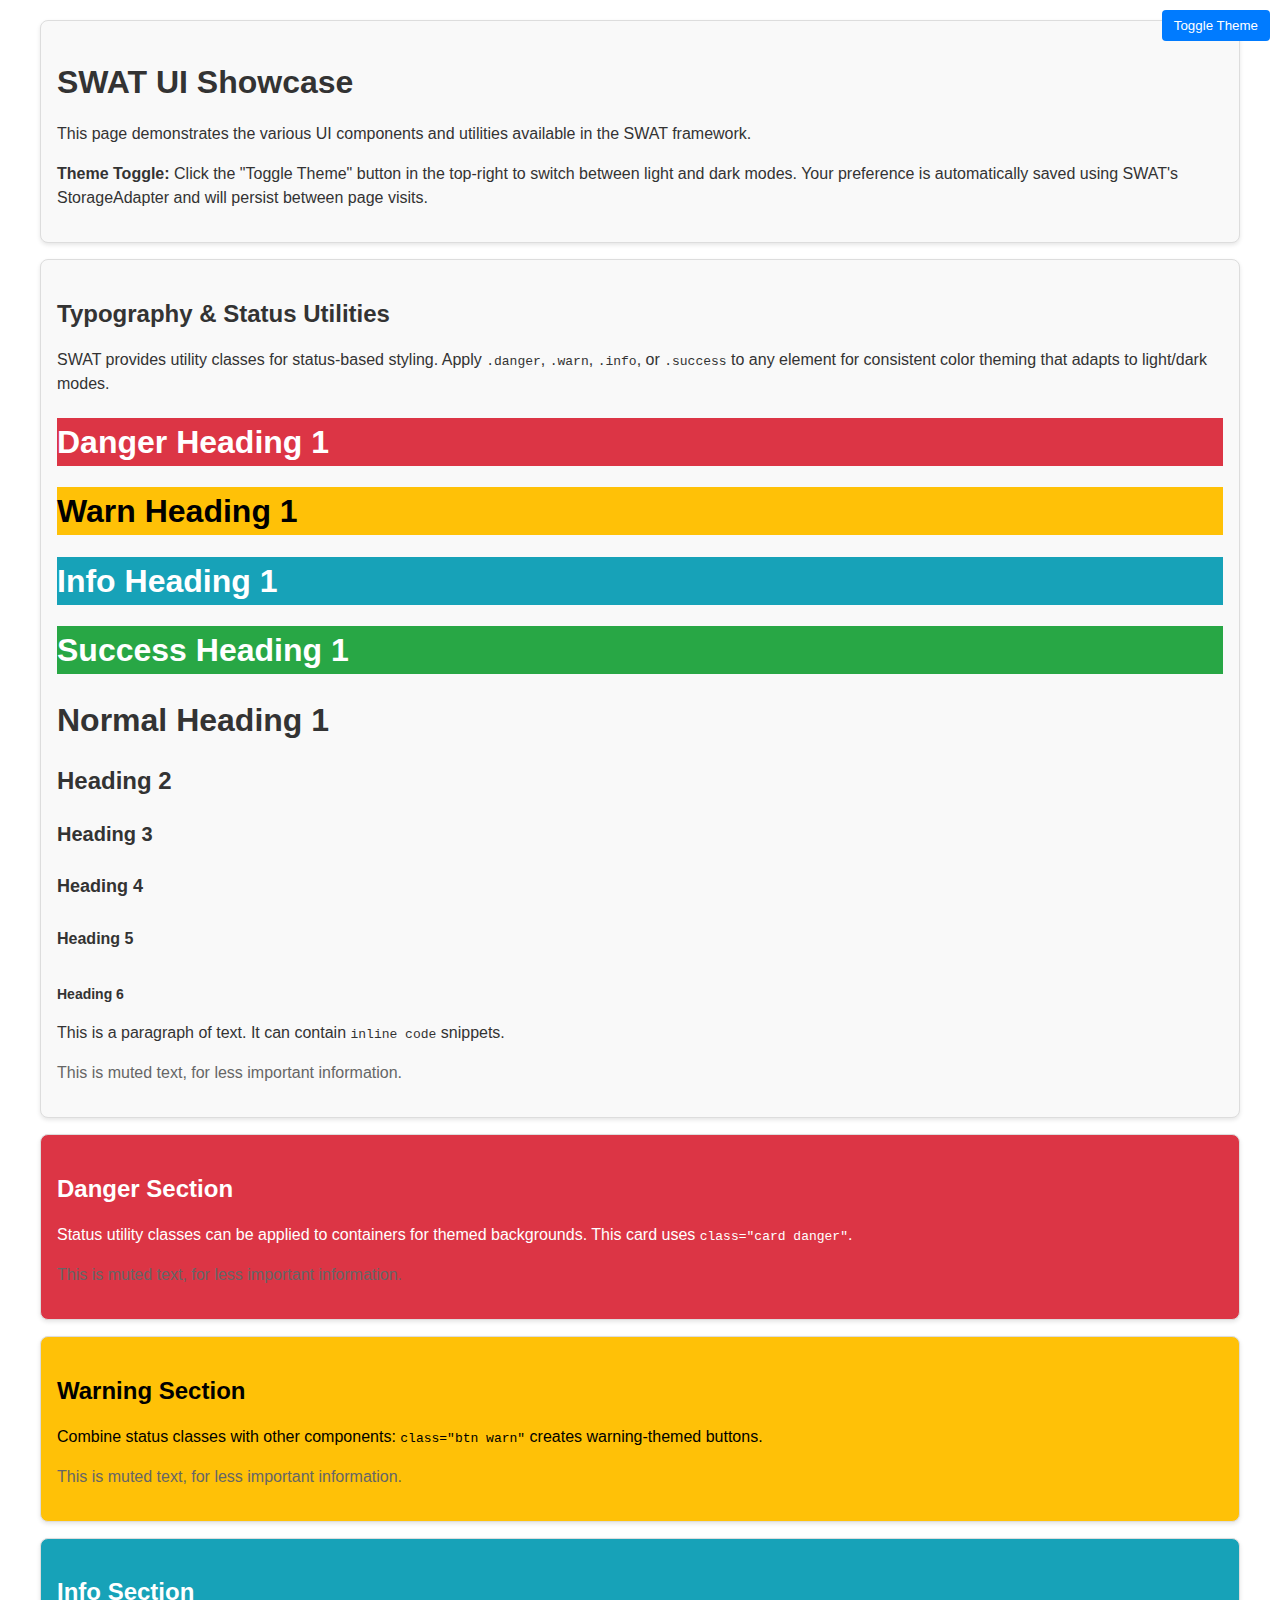
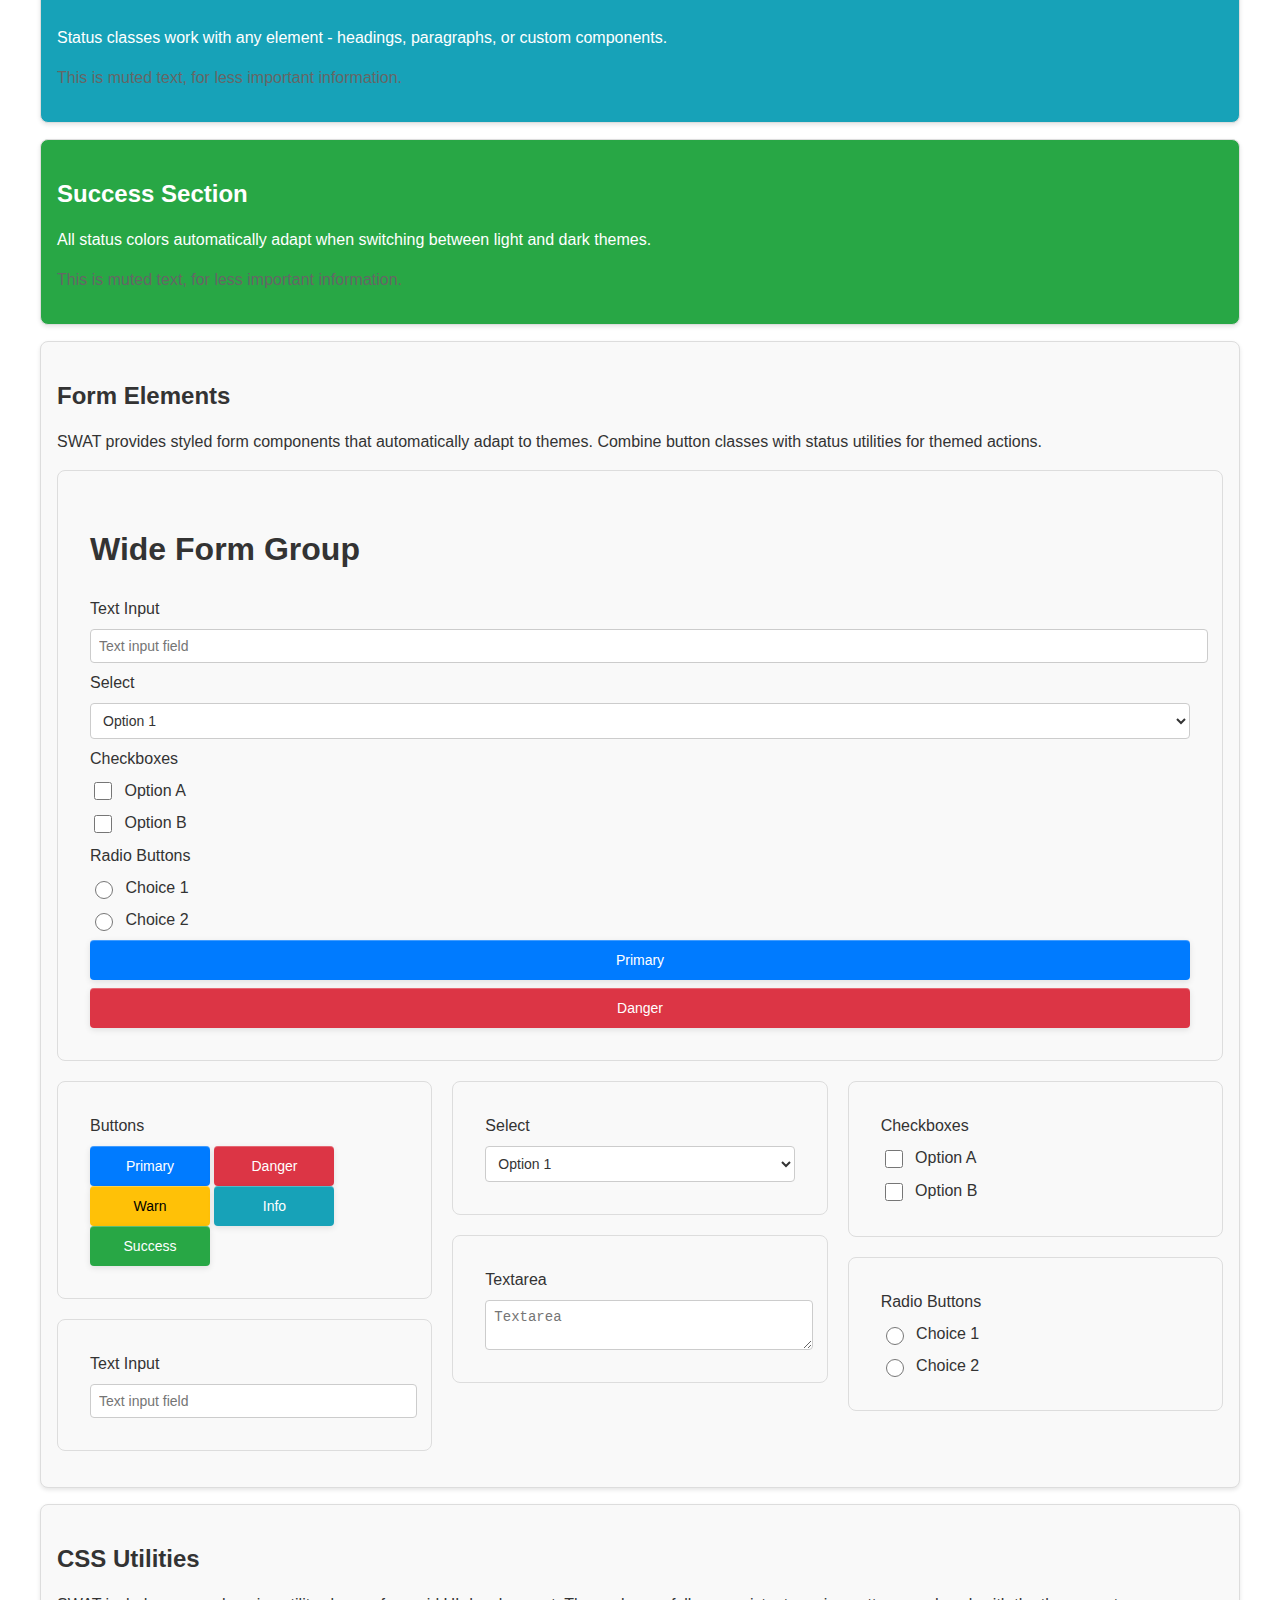
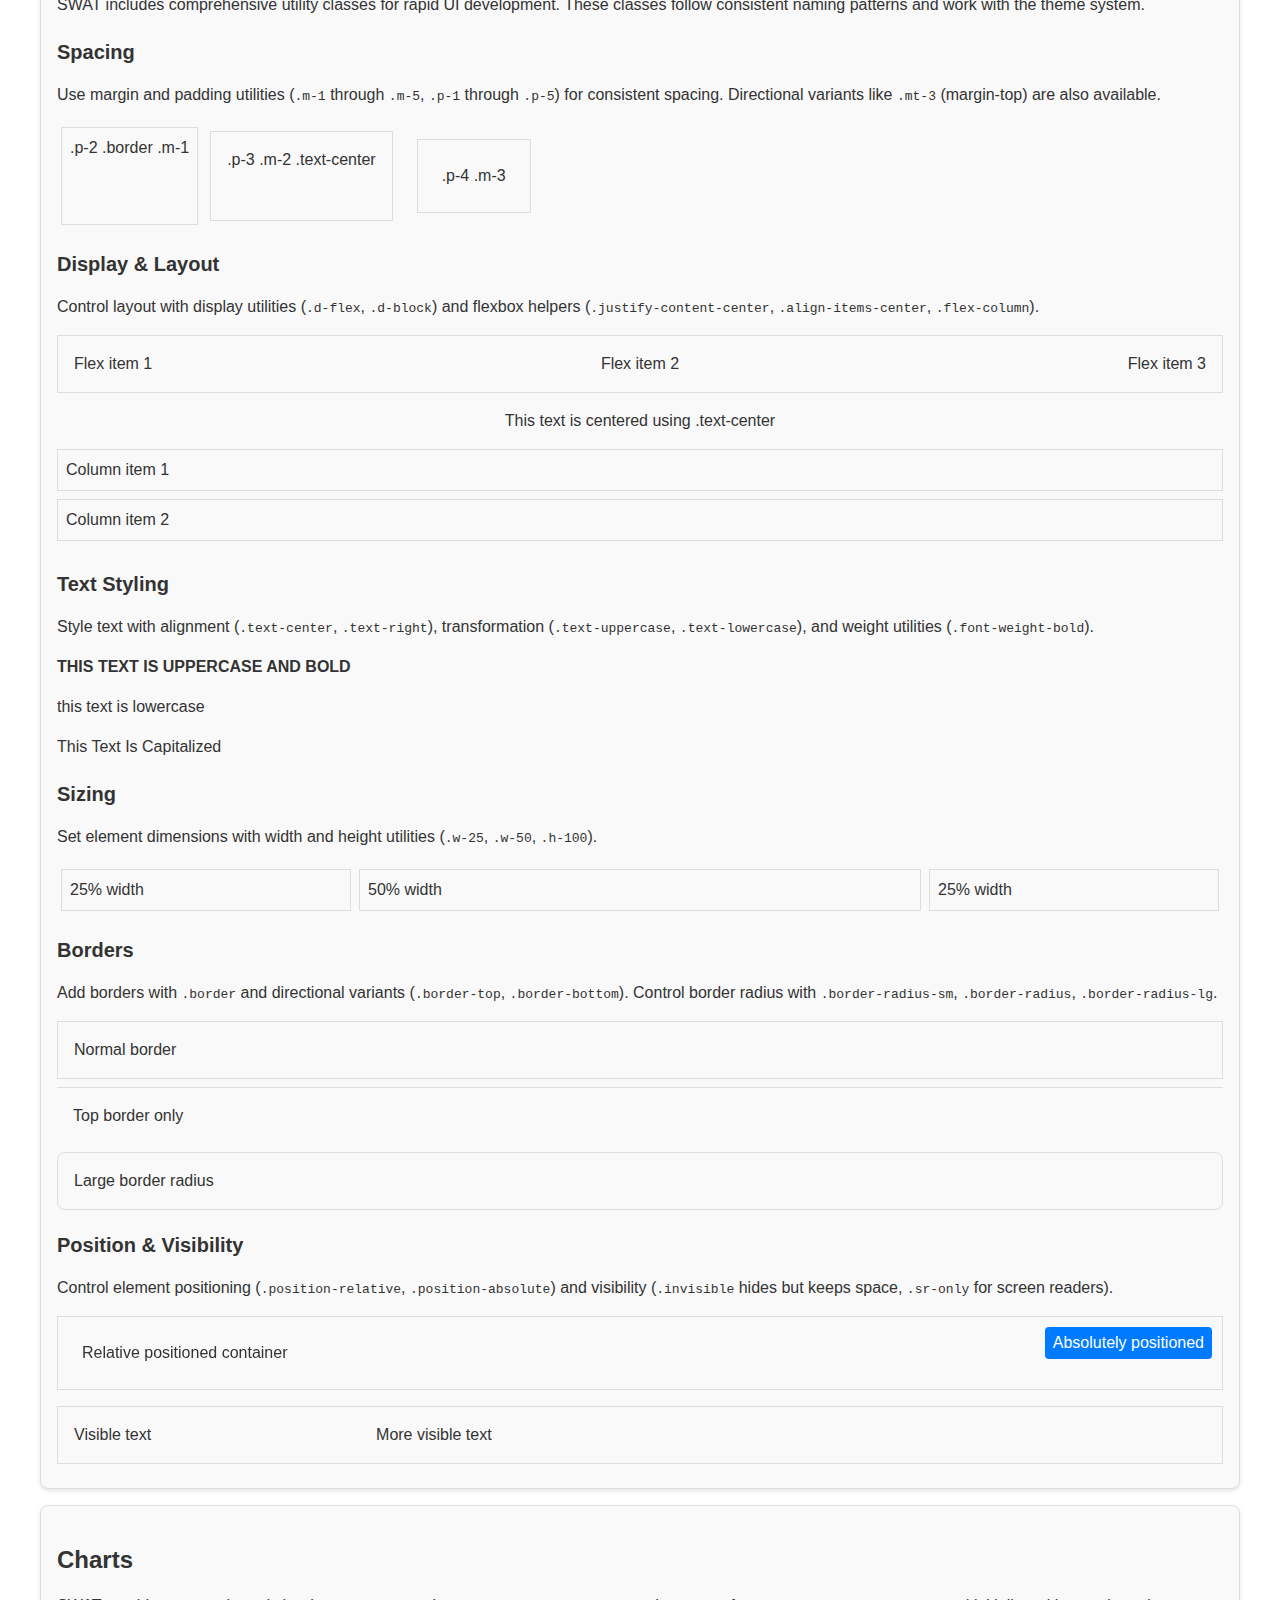
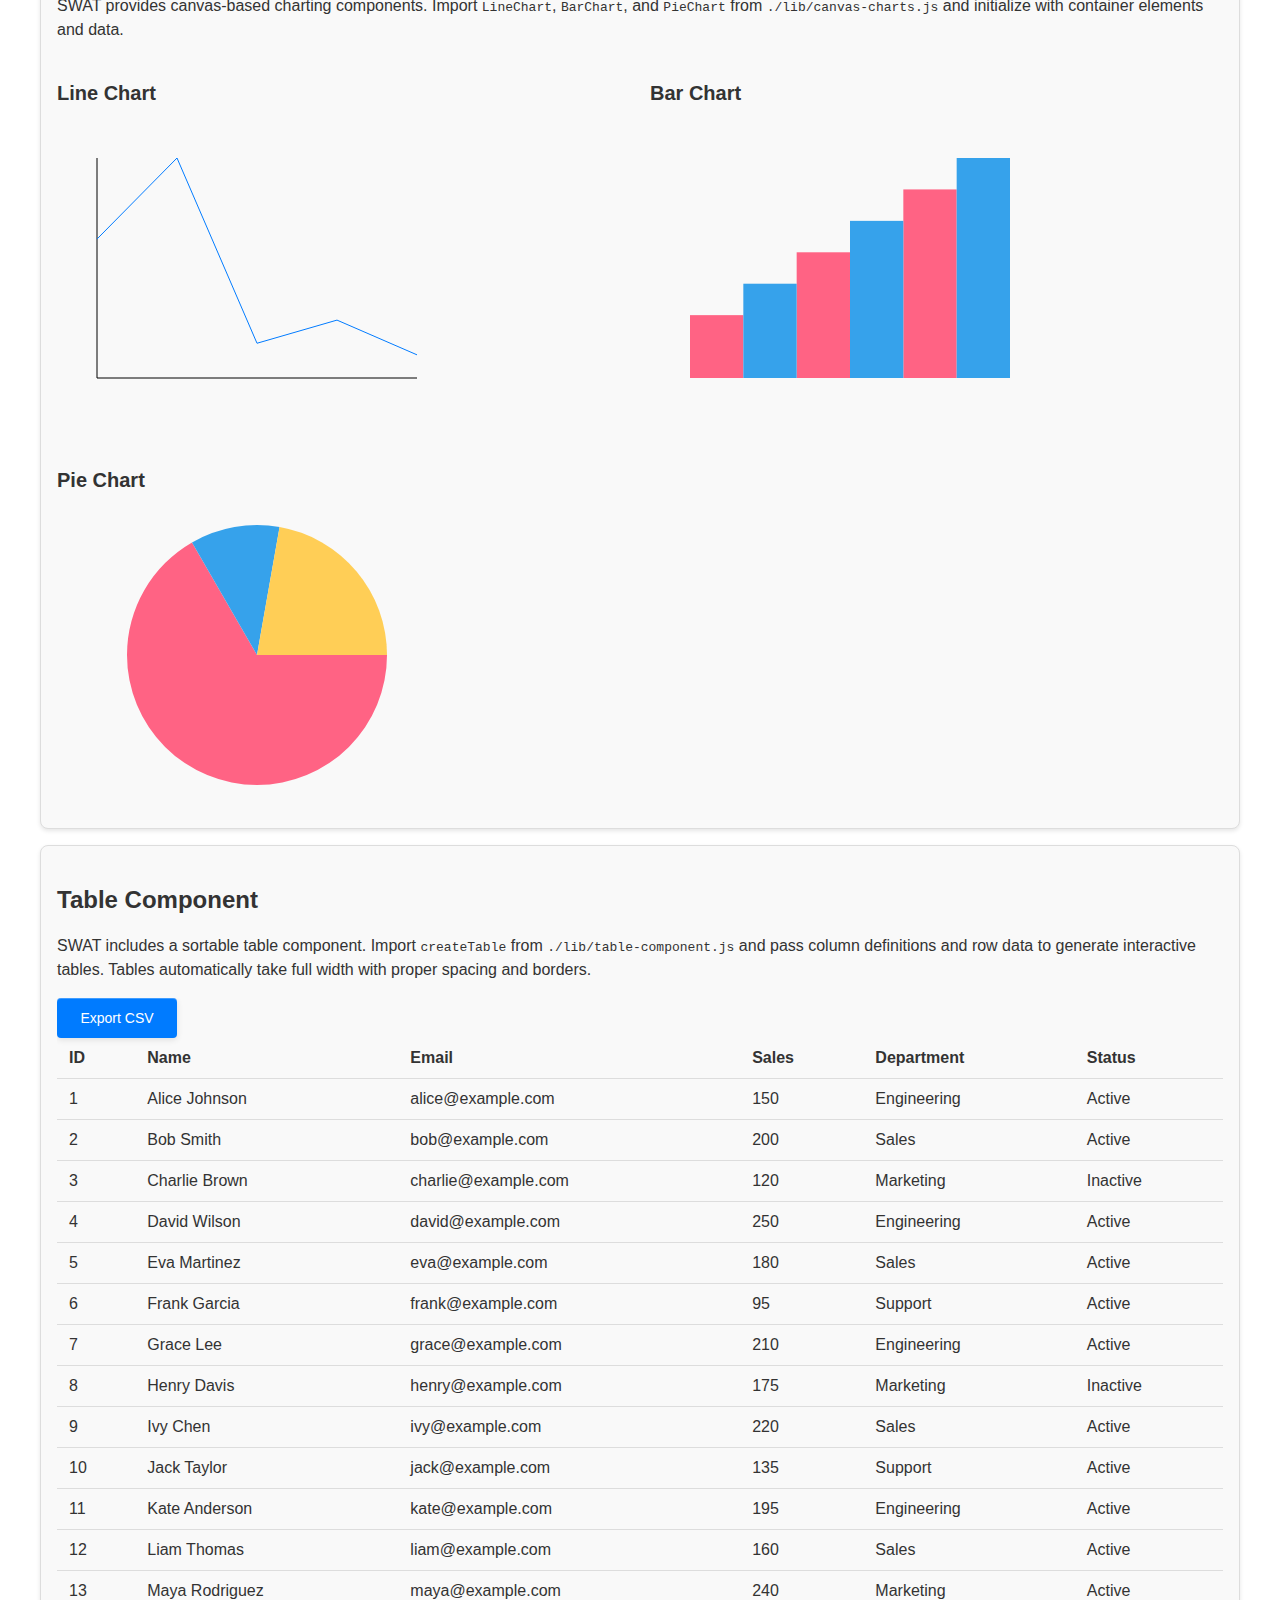
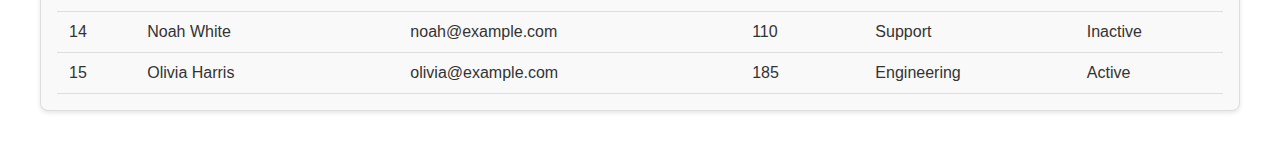
<file: index.html>
<!doctype html>
<html>
<head>
  <meta charset="utf-8">
  <title>SWAT UI Showcase</title>
  <meta name="viewport" content="width=device-width,initial-scale=1"/>
  <link rel="stylesheet" href="./lib/swat-ui.css">
</head>
<body class="container">
  <button class="theme-toggle" onclick="toggleTheme()">Toggle Theme</button>

  <div class="card">
    <h1 >SWAT UI Showcase</h1>
    <p>This page demonstrates the various UI components and utilities available in the SWAT framework.</p>
    <p><strong>Theme Toggle:</strong> Click the "Toggle Theme" button in the top-right to switch between light and dark modes. Your preference is automatically saved using SWAT's StorageAdapter and will persist between page visits.</p>
  </div>

  <div class="card">
    <h2>Typography & Status Utilities</h2>
    <p>SWAT provides utility classes for status-based styling. Apply <code>.danger</code>, <code>.warn</code>, <code>.info</code>, or <code>.success</code> to any element for consistent color theming that adapts to light/dark modes.</p>
    <h1 class="danger">Danger Heading 1</h1>
    <h1 class="warn">Warn Heading 1</h1>
    <h1 class="info">Info Heading 1</h1>
    <h1 class="success">Success Heading 1</h1>
    <h1>Normal Heading 1</h1>
    <h2>Heading 2</h2>
    <h3>Heading 3</h3>
    <h4>Heading 4</h4>
    <h5>Heading 5</h5>
    <h6>Heading 6</h6>
    <p>This is a paragraph of text. It can contain <code>inline code</code> snippets.</p>
    <p class="muted">This is muted text, for less important information.</p>
  </div>
  <div class="card danger">
    <h2 >Danger Section</h2>
    <p>Status utility classes can be applied to containers for themed backgrounds. This card uses <code>class="card danger"</code>.</p>
    <p class="muted">This is muted text, for less important information.</p>
  </div>
  <div class="card warn">
    <h2 >Warning Section</h2>
    <p>Combine status classes with other components: <code>class="btn warn"</code> creates warning-themed buttons.</p>
    <p class="muted">This is muted text, for less important information.</p>
  </div>
  <div class="card info">
    <h2 >Info Section</h2>
    <p>Status classes work with any element - headings, paragraphs, or custom components.</p>
    <p class="muted">This is muted text, for less important information.</p>
  </div>
  <div class="card success">
    <h2 >Success Section</h2>
    <p>All status colors automatically adapt when switching between light and dark themes.</p>
    <p class="muted">This is muted text, for less important information.</p>
  </div>

  <div class="card">
    <h2 >Form Elements</h2>
    <p>SWAT provides styled form components that automatically adapt to themes. Combine button classes with status utilities for themed actions.</p>
    <form>
      <div class="form-group">
        <h1>Wide Form Group</h1>
        <label for="wide-textinput">Text Input</label>
        <input id="wide-textinput" type="text" class="input" placeholder="Text input field">
        <label for="wide-selectinput">Select</label>
        <select id="wide-selectinput" class="input">
          <option>Option 1</option>
          <option>Option 2</option>
          <option>Option 3</option>
        </select>
        <label>Checkboxes</label>
        <label><input type="checkbox"> Option A</label>
        <label><input type="checkbox"> Option B</label>
        <label>Radio Buttons</label>
        <label><input name="wide-radio" type="radio" value="1"> Choice 1</label>
        <label><input name="wide-radio" type="radio" value="2"> Choice 2</label>
        <button class="btn">Primary</button>
        <button class="btn danger">Danger</button>
      </div>
      <div class="row">
        <div class="col">
          <div class="form-group">
            <label>Buttons</label>
            <div>
              <button class="btn">Primary</button>
              <button class="btn danger">Danger</button>
              <button class="btn warn">Warn</button>
              <button class="btn info">Info</button>
              <button class="btn success">Success</button>
            </div>
          </div>
          <div class="form-group">
            <label for="textinput">Text Input</label>
            <input id="textinput" type="text" class="input" placeholder="Text input field">
          </div>
        </div>
        <div class="col">
          <div class="form-group">
            <label for="selectinput">Select</label>
            <select id="selectinput" class="input">
              <option>Option 1</option>
              <option>Option 2</option>
              <option>Option 3</option>
            </select>
          </div>
          <div class="form-group">
            <label for="textarea">Textarea</label>
            <textarea id="textarea" class="input" placeholder="Textarea"></textarea>
          </div>
        </div>
        <div class="col">
          <div class="form-group">
            <label>Checkboxes</label>
            <label><input type="checkbox"> Option A</label>
            <label><input type="checkbox"> Option B</label>
          </div>
          <div class="form-group">
            <label>Radio Buttons</label>
            <label><input name="radio" type="radio" value="1"> Choice 1</label>
            <label><input name="radio" type="radio" value="2"> Choice 2</label>
          </div>
        </div>
      </div>
    </form>
  </div>

  <div class="card">
    <h2>CSS Utilities</h2>
    <p>SWAT includes comprehensive utility classes for rapid UI development. These classes follow consistent naming patterns and work with the theme system.</p>
    
    <h3>Spacing</h3>
    <p>Use margin and padding utilities (<code>.m-1</code> through <code>.m-5</code>, <code>.p-1</code> through <code>.p-5</code>) for consistent spacing. Directional variants like <code>.mt-3</code> (margin-top) are also available.</p>
    <div class="d-flex flex-wrap">
      <div class="p-2 border m-1">.p-2 .border .m-1</div>
      <div class="p-3 border m-2 bg-info text-center">.p-3 .m-2 .text-center</div>
      <div class="p-4 border m-3">.p-4 .m-3</div>
    </div>

    <h3>Display & Layout</h3>
    <p>Control layout with display utilities (<code>.d-flex</code>, <code>.d-block</code>) and flexbox helpers (<code>.justify-content-center</code>, <code>.align-items-center</code>, <code>.flex-column</code>).</p>
    <div class="d-flex justify-content-between align-items-center border p-3 mb-3">
      <div>Flex item 1</div>
      <div>Flex item 2</div>
      <div>Flex item 3</div>
    </div>
    <p class="text-center">This text is centered using .text-center</p>
    <div class="d-flex flex-column">
      <div class="border p-2 mb-2">Column item 1</div>
      <div class="border p-2 mb-2">Column item 2</div>
    </div>

    <h3>Text Styling</h3>
    <p>Style text with alignment (<code>.text-center</code>, <code>.text-right</code>), transformation (<code>.text-uppercase</code>, <code>.text-lowercase</code>), and weight utilities (<code>.font-weight-bold</code>).</p>
    <p class="text-uppercase font-weight-bold">This text is uppercase and bold</p>
    <p class="text-lowercase">THIS TEXT IS LOWERCASE</p>
    <p class="text-capitalize">this text is capitalized</p>

    <h3>Sizing</h3>
    <p>Set element dimensions with width and height utilities (<code>.w-25</code>, <code>.w-50</code>, <code>.h-100</code>).</p>
    <div class="d-flex">
      <div class="w-25 border p-2 m-1">25% width</div>
      <div class="w-50 border p-2 m-1">50% width</div>
      <div class="w-25 border p-2 m-1">25% width</div>
    </div>

    <h3>Borders</h3>
    <p>Add borders with <code>.border</code> and directional variants (<code>.border-top</code>, <code>.border-bottom</code>). Control border radius with <code>.border-radius-sm</code>, <code>.border-radius</code>, <code>.border-radius-lg</code>.</p>
    <div class="border p-3 mb-2">Normal border</div>
    <div class="border-top p-3 mb-2">Top border only</div>
    <div class="border-radius-lg border p-3 mb-2">Large border radius</div>

    <h3>Position & Visibility</h3>
    <p>Control element positioning (<code>.position-relative</code>, <code>.position-absolute</code>) and visibility (<code>.invisible</code> hides but keeps space, <code>.sr-only</code> for screen readers).</p>
    <div class="position-relative border p-4 mb-3">
      Relative positioned container
      <div class="position-absolute" style="top: 10px; right: 10px; background: var(--btn-bg); color: var(--btn-text); padding: 4px 8px; border-radius: 4px;">
        Absolutely positioned
      </div>
    </div>
    <div class="border p-3 mb-2">
      <span>Visible text</span>
      <span class="invisible">Invisible text (still takes space)</span>
      <span>More visible text</span>
    </div>
  </div>

  <div class="card">
    <h2 >Charts</h2>
    <p>SWAT provides canvas-based charting components. Import <code>LineChart</code>, <code>BarChart</code>, and <code>PieChart</code> from <code>./lib/canvas-charts.js</code> and initialize with container elements and data.</p>
    <div class="row">
      <div class="col">
        <h3 >Line Chart</h3>
        <div id="linechart"></div>
      </div>
      <div class="col">
        <h3 >Bar Chart</h3>
        <div id="barchart"></div>
      </div>
      <div class="col">
        <h3 >Pie Chart</h3>
        <div id="piechart"></div>
      </div>
    </div>
  </div>

  <div class="card">
    <h2 >Table Component</h2>
    <p>SWAT includes a sortable table component. Import <code>createTable</code> from <code>./lib/table-component.js</code> and pass column definitions and row data to generate interactive tables. Tables automatically take full width with proper spacing and borders.</p>
    <div id="table" class="w-100 h-100" style="min-height: 400px; overflow: auto;"></div>
  </div>

  <script type="module">
    // SWAT components are imported as ES modules
    import { LineChart, BarChart, PieChart } from './lib/canvas-charts.js';
    import createTable from './lib/table-component.js';
    import { StorageAdapter } from './lib/storage.js';

    // Initialize storage for theme persistence
    const storage = new StorageAdapter();

    // Load saved theme on page load
    (async () => {
      const savedTheme = await storage.get('theme');
      if (savedTheme) {
        document.documentElement.setAttribute('data-theme', savedTheme);
      }
    })();

    // Theme Toggler
    window.toggleTheme = async function() {
      const currentTheme = document.documentElement.getAttribute('data-theme');
      const newTheme = currentTheme === 'dark' ? 'light' : 'dark';
      document.documentElement.setAttribute('data-theme', newTheme);
      await storage.set('theme', newTheme);
    }

    // Chart Data
    const lineChartData = {
      labels: ['Jan', 'Feb', 'Mar', 'Apr', 'May'],
      datasets: [{
        label: 'Sales',
        data: [12, 19, 3, 5, 2],
        color: '#007bff'
      }]
    };

    const barChartData = {
      labels: ['A', 'B', 'C'],
      datasets: [{
        label: 'Dataset 1',
        data: [10, 20, 30],
        color: '#ff6384'
      }, {
        label: 'Dataset 2',
        data: [15, 25, 35],
        color: '#36a2eb'
      }]
    };

    const pieChartData = {
      labels: ['Red', 'Blue', 'Yellow'],
      datasets: [{
        data: [300, 50, 100],
        colors: ['#ff6384', '#36a2eb', '#ffce56']
      }]
    };

    // Initialize Charts
    new LineChart(document.getElementById('linechart'), lineChartData);
    new BarChart(document.getElementById('barchart'), barChartData);
    new PieChart(document.getElementById('piechart'), pieChartData);

    // Table Data
    const tableData = {
      columns: [
        { label: 'ID', key: 'id' },
        { label: 'Name', key: 'name' },
        { label: 'Email', key: 'email' },
        { label: 'Sales', key: 'sales' },
        { label: 'Department', key: 'department' },
        { label: 'Status', key: 'status' }
      ],
      rows: [
        { id: 1, name: 'Alice Johnson', email: 'alice@example.com', sales: 150, department: 'Engineering', status: 'Active' },
        { id: 2, name: 'Bob Smith', email: 'bob@example.com', sales: 200, department: 'Sales', status: 'Active' },
        { id: 3, name: 'Charlie Brown', email: 'charlie@example.com', sales: 120, department: 'Marketing', status: 'Inactive' },
        { id: 4, name: 'David Wilson', email: 'david@example.com', sales: 250, department: 'Engineering', status: 'Active' },
        { id: 5, name: 'Eva Martinez', email: 'eva@example.com', sales: 180, department: 'Sales', status: 'Active' },
        { id: 6, name: 'Frank Garcia', email: 'frank@example.com', sales: 95, department: 'Support', status: 'Active' },
        { id: 7, name: 'Grace Lee', email: 'grace@example.com', sales: 210, department: 'Engineering', status: 'Active' },
        { id: 8, name: 'Henry Davis', email: 'henry@example.com', sales: 175, department: 'Marketing', status: 'Inactive' },
        { id: 9, name: 'Ivy Chen', email: 'ivy@example.com', sales: 220, department: 'Sales', status: 'Active' },
        { id: 10, name: 'Jack Taylor', email: 'jack@example.com', sales: 135, department: 'Support', status: 'Active' },
        { id: 11, name: 'Kate Anderson', email: 'kate@example.com', sales: 195, department: 'Engineering', status: 'Active' },
        { id: 12, name: 'Liam Thomas', email: 'liam@example.com', sales: 160, department: 'Sales', status: 'Active' },
        { id: 13, name: 'Maya Rodriguez', email: 'maya@example.com', sales: 240, department: 'Marketing', status: 'Active' },
        { id: 14, name: 'Noah White', email: 'noah@example.com', sales: 110, department: 'Support', status: 'Inactive' },
        { id: 15, name: 'Olivia Harris', email: 'olivia@example.com', sales: 185, department: 'Engineering', status: 'Active' }
      ]
    };

    // Initialize Table
    const tableContainer = document.getElementById('table');
    const tableComponent = createTable(tableData);
    tableContainer.appendChild(tableComponent);

  </script>
</body>
</html>
</file>
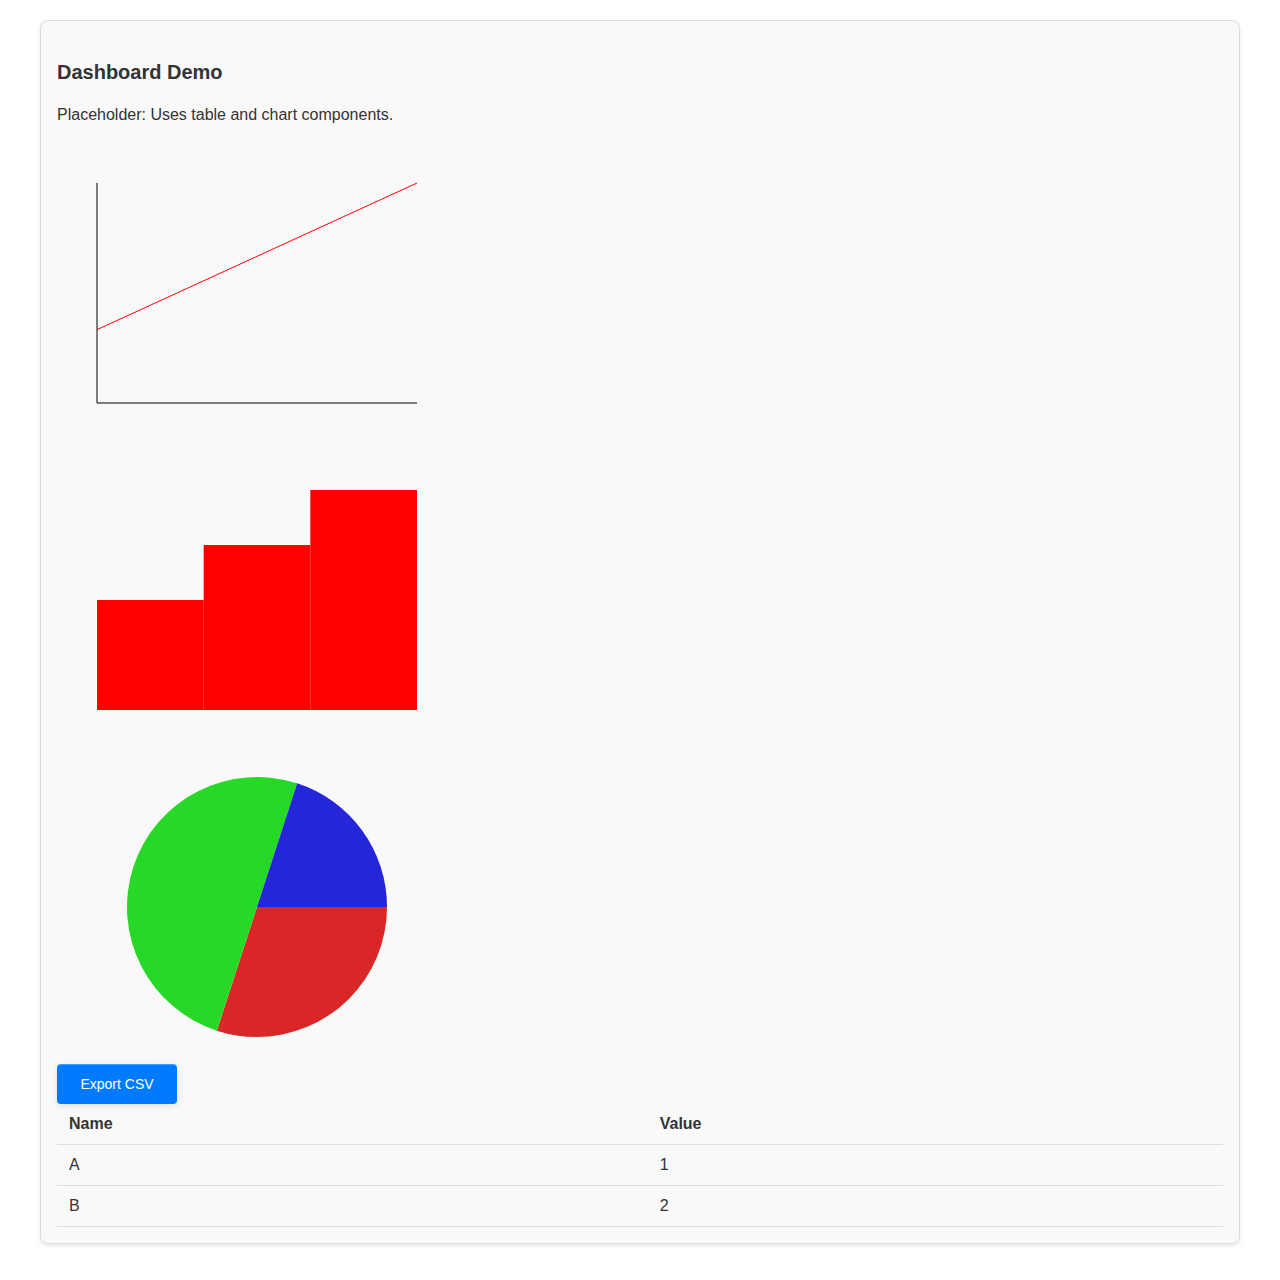
<file: apps/demo-dashboard/index.html>
<!doctype html>
<html>
<head>
  <meta charset="utf-8">
  <title>SWAT — Dashboard demo</title>
  <meta name="viewport" content="width=device-width,initial-scale=1"/>
  <link rel="stylesheet" href="../../lib/swat-ui.css">
</head>
<body class="container">
  <div class="card">
    <h3 class="h1">Dashboard Demo</h3>
    <p>Placeholder: Uses table and chart components.</p>
    <div id="linechart"></div>
    <div id="barchart"></div>
    <div id="piechart"></div>
    <div id="table"></div>
  </div>
  <script type="module" src="./main.js"></script>
</body>
</html>
</file>
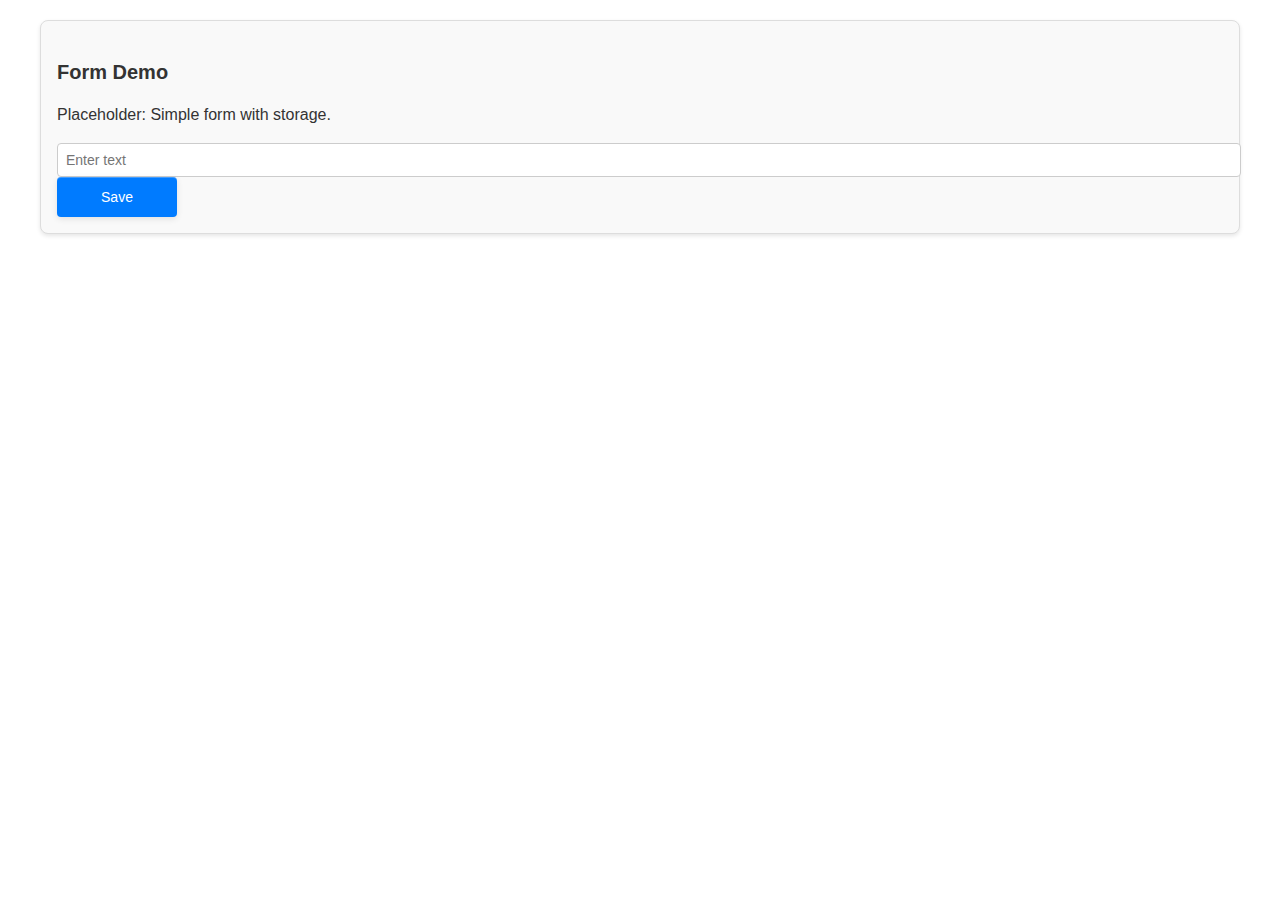
<file: apps/demo-form/index.html>
<!doctype html>
<html>
<head>
  <meta charset="utf-8">
  <title>SWAT — Form demo</title>
  <meta name="viewport" content="width=device-width,initial-scale=1"/>
  <link rel="stylesheet" href="../../lib/swat-ui.css">
</head>
<body class="container">
  <div class="card">
    <h3 class="h1">Form Demo</h3>
    <p>Placeholder: Simple form with storage.</p>
    <input id="input" class="input" placeholder="Enter text" />
    <button id="save" class="btn">Save</button>
    <div id="output"></div>
  </div>
  <script type="module" src="./main.js"></script>
</body>
</html>
</file>
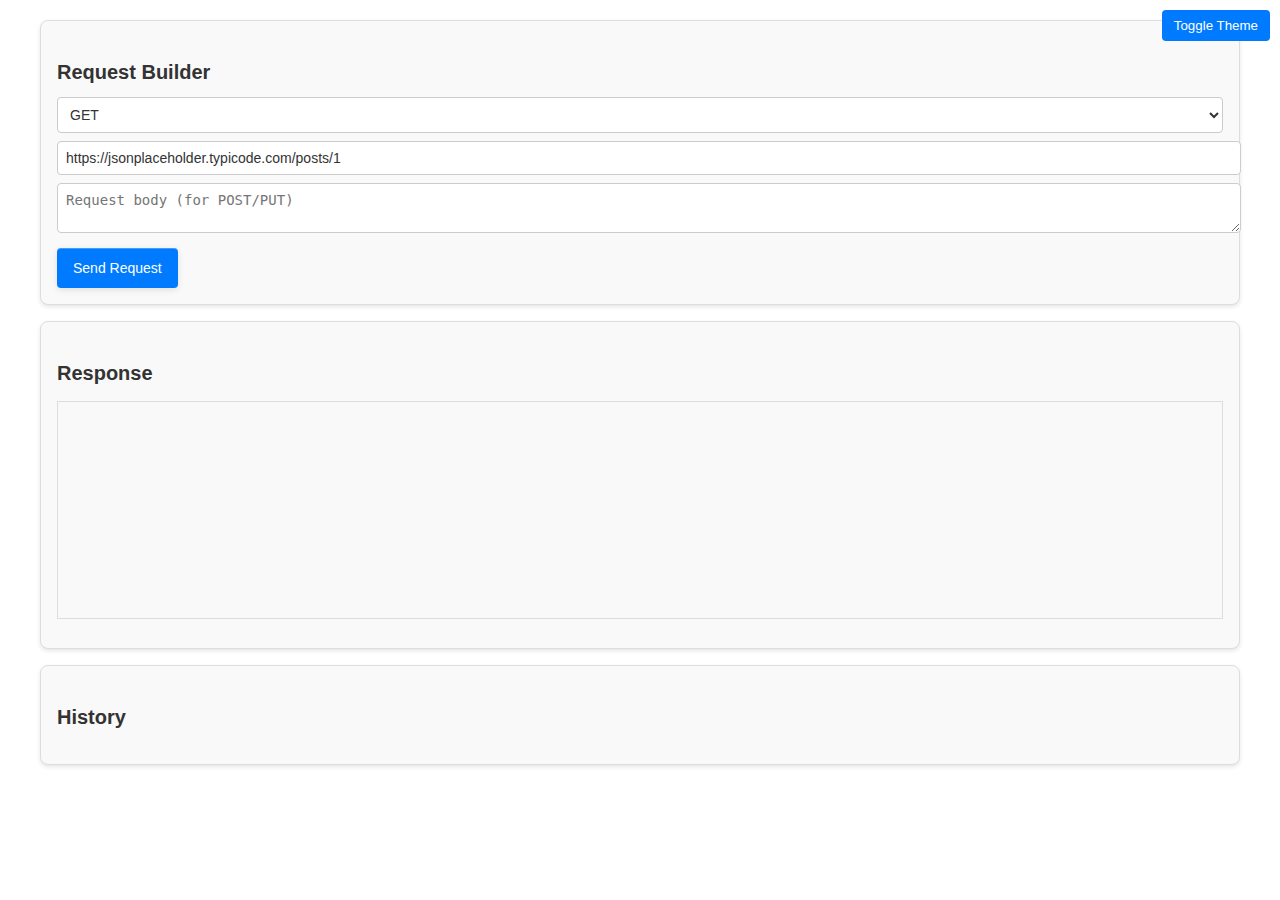
<file: apps/demo-rest-tester/index.html>
<!doctype html>
<html>
<head>
  <meta charset="utf-8">
  <title>SWAT — REST Tester Demo</title>
  <meta name="viewport" content="width=device-width,initial-scale=1"/>
  <link rel="stylesheet" href="../../lib/swat-ui.css">
</head>
<body class="container">
  <button class="theme-toggle" onclick="toggleTheme()">Toggle Theme</button>
  <div id="root"></div>
  <script type="module">
    import { SWAT } from '../../lib/swat.js';
    // Create a SWAT instance and expose it globally so components that use window.swat work
    const swat = new SWAT();
    window.swat = swat;

    // Load saved theme on page load
    (async () => {
      const savedTheme = await swat.storage.get('theme');
      if (savedTheme) {
        document.documentElement.setAttribute('data-theme', savedTheme);
      }
    })();

    // Theme Toggler
    window.toggleTheme = async function() {
      const currentTheme = document.documentElement.getAttribute('data-theme');
      const newTheme = currentTheme === 'dark' ? 'light' : 'dark';
      document.documentElement.setAttribute('data-theme', newTheme);
      await swat.storage.set('theme', newTheme);
    };

    swat.boot({
      id: 'demo-rest-tester',
      root: '#root',
      entry: '../apps/demo-rest-tester/main.js',
      title: 'REST Tester Demo'
    });
  </script>
</body>
</html>
</file>
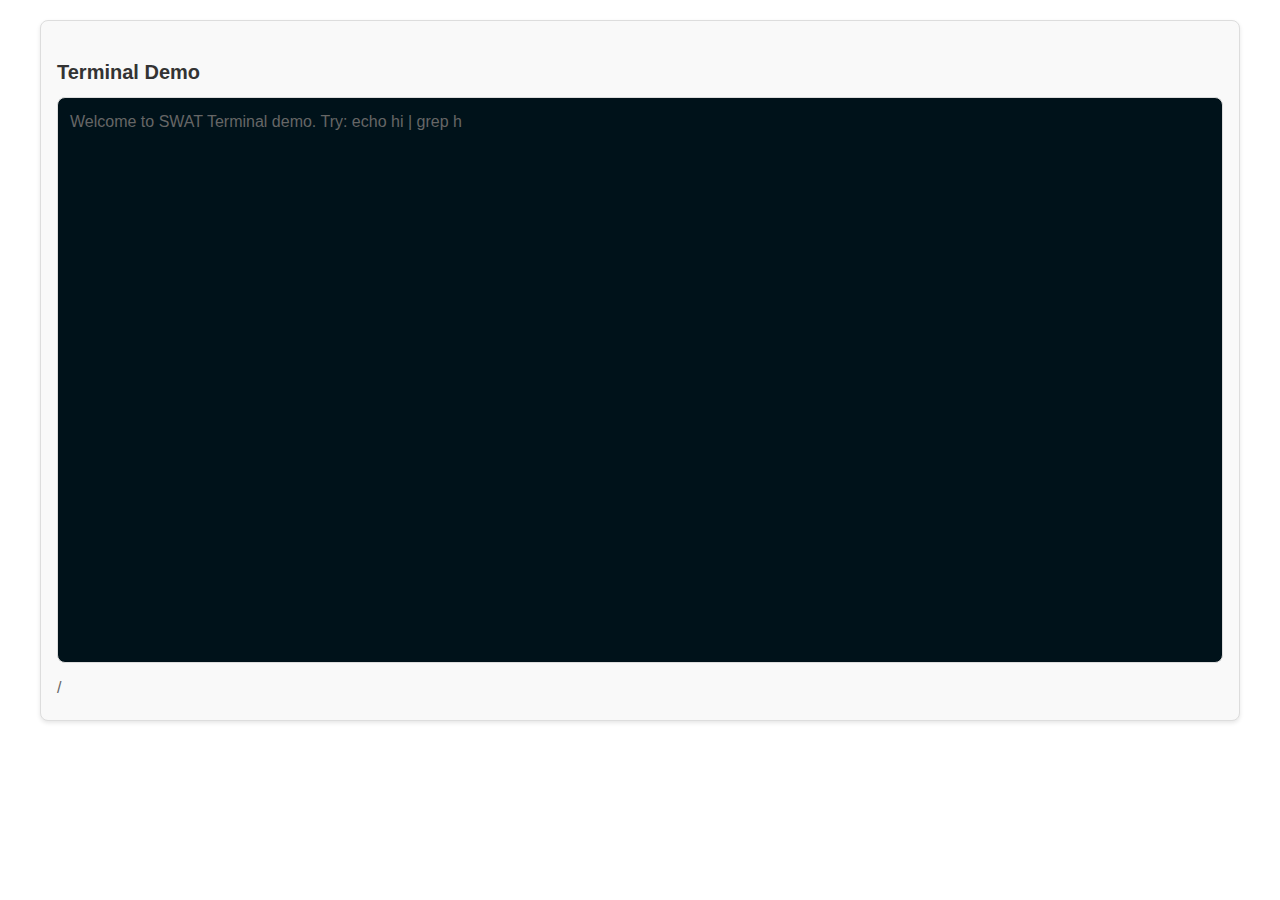
<file: apps/demo-terminal/index.html>
<!doctype html>
<html>
<head>
  <meta charset="utf-8">
  <title>SWAT — Terminal demo</title>
  <meta name="viewport" content="width=device-width,initial-scale=1"/>
  <link rel="stylesheet" href="../../lib/swat-ui.css">
  <style>
    #term { height:60vh; overflow:auto; padding:12px; white-space:pre-wrap; background: #00121a; border-radius:8px; }
    .stdout { color: #cfe6ff; }
    .stderr { color: #ffb3b3; }
    .prompt { display:flex; gap:8px; align-items:center; margin-top:8px; }
    input#cmd { width:100%; padding:8px; background:transparent; border:1px solid rgba(255,255,255,0.04); color:inherit; }
  </style>
</head>
<body class="container">
  <div class="card">
    <h3 class="h1">Terminal Demo</h3>
    <div id="term"></div>
    <div class="prompt">
      <div class="muted" id="cwd">/</div>
      <input id="cmd" autocomplete="off" />
    </div>
  </div>
  <script type="module" src="./main.js"></script>
</body>
</html>
</file>
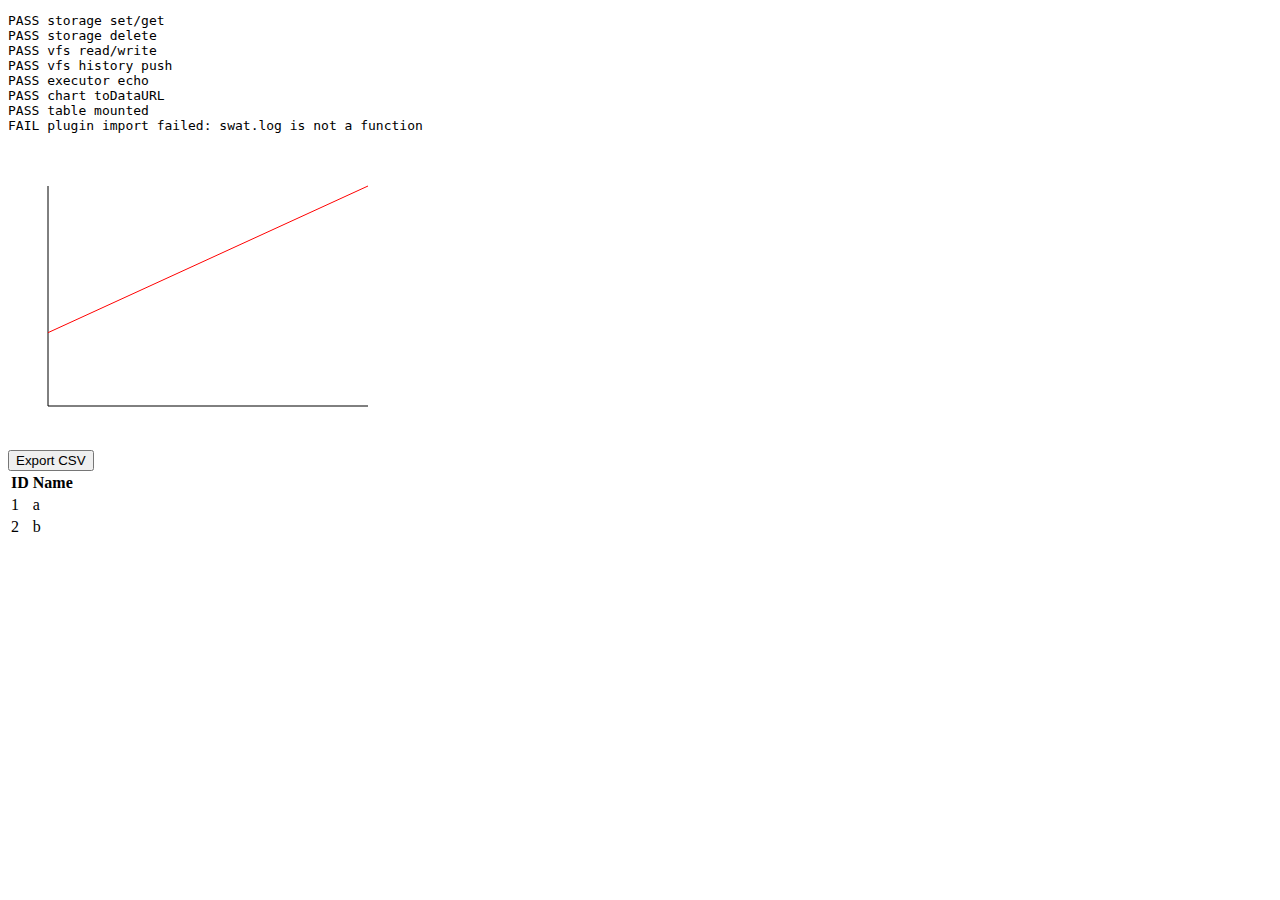
<file: tests/run.html>
<!doctype html><meta charset="utf-8"><title>SWAT Tests</title>
<pre id="out"></pre>
<script type="module">
import { StorageAdapter } from '/lib/storage.js';
import { VFS } from '/lib/vfs.js';
import { CommandRegistry } from '/lib/registry.js';
import { Executor } from '/lib/executor.js';
import { LineChart } from '/lib/canvas-charts.js';
import createTable from '/lib/table-component.js';

const out = [];
function ok(cond,msg){ out.push((cond?'PASS':'FAIL')+' '+msg); }

async function run(){
  try {
    const s = new StorageAdapter({ prefix: 'tst:' });
    await s.set('k1', { a: 1 }); const g = await s.get('k1'); ok(g && g.a===1, 'storage set/get');
    await s.delete('k1'); ok((await s.get('k1'))===null, 'storage delete');

    const vfs = new VFS(s);
    await vfs.write('/a.txt','one\ntwo\n');
    const t = await vfs.read('/a.txt');
    ok(t.includes('two'), 'vfs read/write');
    const hist = vfs.state.history || [];
    vfs.historyPush('echo hi'); ok(vfs.state.history.includes('echo hi'), 'vfs history push');

    const registry = new CommandRegistry();
    registry.register('echo', async ({args}) => ({ stdout: args.join(' ') + '\n' }));
    const ex = new Executor(registry, vfs);
    const r = await ex.runLine('echo hello');
    ok(r.stdout.trim() === 'hello', 'executor echo');

    // chart (mount offscreen)
    const off = document.createElement('div'); document.body.appendChild(off);
    const chart = new LineChart(off, { labels:['a','b'], datasets:[{label:'S',data:[1,2]}] }, {});
    chart.update({ labels:['a','b','c'], datasets:[{label:'S',data:[1,2,3]}] });
    const img = chart.toDataURL();
    ok(img && img.startsWith('data:image/png'), 'chart toDataURL');

    // table
    const table = createTable({ columns:[{key:'id',label:'ID'},{key:'n',label:'Name'}], rows:[{id:1,n:'a'},{id:2,n:'b'}] });
    document.body.appendChild(table);
    ok(true, 'table mounted');

    // basic plugin load test (optional)
    try {
      const p = await import('/plugins/example-hello.js');
      await p.install({ registerComponent: ()=>{} });
      ok(true, 'plugin imported');
    } catch(e){
      ok(false, 'plugin import failed: ' + e.message);
    }
  } catch (e) {
    out.push('EXCEPTION ' + e.stack);
  } finally {
    document.getElementById('out').textContent = out.join('\n');
  }
}
run();
</script>
</file>
<file: lib/swat-ui.css>
/* SWAT UI Design System */

/* CSS Variables for Light/Dark Mode */
:root {
  --bg-color: #ffffff;
  --text-color: #333333;
  --muted-color: #666666;
  --border-color: #dddddd;
  --card-bg: #f9f9f9;
  --btn-bg: #007bff;
  --btn-text: #ffffff;
  --input-bg: #ffffff;
  --input-border: #cccccc;
  --code-bg: #f4f4f4;
  --stdout-color: #000000;
  --stderr-color: #cc0000;
  --danger-bg: #dc3545;
  --danger-text: #ffffff;
  --warn-bg: #ffc107;
  --warn-text: #000000;
  --info-bg: #17a2b8;
  --info-text: #ffffff;
  --success-bg: #28a745;
  --success-text: #ffffff;
}

[data-theme="dark"] {
  --bg-color: #1a1a1a;
  --text-color: #e0e0e0;
  --muted-color: #aaaaaa;
  --border-color: #444444;
  --card-bg: #2a2a2a;
  --btn-bg: #0056b3;
  --btn-text: #ffffff;
  --input-bg: #333333;
  --input-border: #555555;
  --code-bg: #2a2a2a;
  --stdout-color: #e0e0e0;
  --stderr-color: #ff6666;
  --danger-bg: #e74c3c;
  --danger-text: #ffffff;
  --warn-bg: #f39c12;
  --warn-text: #ffffff;
  --info-bg: #3498db;
  --info-text: #ffffff;
  --success-bg: #27ae60;
  --success-text: #ffffff;
}

/* Helpers */
.theme-toggle {
  position: fixed;
  top: 10px;
  right: 10px;
  background: var(--btn-bg);
  color: var(--btn-text);
  border: none;
  padding: 8px 12px;
  cursor: pointer;
  border-radius: 4px;
}

.theme-toggle:hover {
  opacity: 0.8;
}

/* Base Styles */
body {
  margin: 0;
  padding: 0;
  font-family: -apple-system, BlinkMacSystemFont, 'Segoe UI', Roboto, sans-serif;
  background: var(--bg-color);
  color: var(--text-color);
  line-height: 1.5;
}

/* Layout */
.container {
  max-width: 1200px;
  margin: 0 auto;
  padding: 20px;
}

.row {
  display: flex;
  flex-wrap: wrap;
  margin: -10px;
}

.col {
  flex: 1;
  padding: 10px;
}

/* Components */
.card {
  background: var(--card-bg);
  border: 1px solid var(--border-color);
  border-radius: 8px;
  padding: 16px;
  margin-bottom: 16px;
  box-shadow: 0 2px 4px rgba(0,0,0,0.1);
}

.btn {
  background: var(--btn-bg);
  color: var(--btn-text);
  border: none;
  padding: 8px 16px;
  border-radius: 4px;
  cursor: pointer;
  font-size: 14px;
  min-width: 120px;
  min-height: 40px;
  box-sizing: border-box;
  display: inline-block;
  text-align: center;
  vertical-align: middle;
  box-shadow: 0 2px 6px rgba(0,0,0,0.10), 0 1px 0 rgba(255,255,255,0.25) inset;
  transition: box-shadow 0.2s, transform 0.2s;
}
.btn:active {
  box-shadow: 0 1px 1px rgba(0,0,0,0.15) inset;
  transform: translateY(1px);
}

.btn:hover {
  opacity: 0.9;
}

.danger {
  background: var(--danger-bg);
  color: var(--danger-text);
}

.warn {
  background: var(--warn-bg);
  color: var(--warn-text);
}

.info {
  background: var(--info-bg);
  color: var(--info-text);
}

.success {
  background: var(--success-bg);
  color: var(--success-text);
}

/* Form Grouping */
.form-group {
  margin-bottom: 20px;
  display: flex;
  flex-direction: column;
  gap: 8px;
  border: 1px solid var(--border-color);
  border-radius: 8px;
  background: var(--card-bg);
  padding: 32px;
}

.input {
  background: var(--input-bg);
  color: var(--text-color);
  border: 1px solid var(--input-border);
  padding: 8px;
  border-radius: 4px;
  font-size: 14px;
  width: 100%;
}

/* Custom Checkbox and Radio Styles */
input[type="checkbox"], input[type="radio"] {
  width: 18px;
  height: 18px;
  accent-color: var(--btn-bg);
  margin-right: 8px;
  vertical-align: middle;
  border-radius: 4px;
  border: 1px solid var(--input-border);
  background: var(--input-bg);
  box-sizing: border-box;
}

input[type="checkbox"] {
  border-radius: 4px;
}

input[type="radio"] {
  border-radius: 50%;
}

.input:focus {
  outline: none;
  border-color: var(--btn-bg);
}

.code {
  background: var(--code-bg);
  padding: 4px 8px;
  border-radius: 4px;
  font-family: 'Courier New', monospace;
  font-size: 14px;
}

.muted {
  color: var(--muted-color);
}

/* Utility Classes */

/* Spacing */
.m-0 { margin: 0; }
.m-1 { margin: 4px; }
.m-2 { margin: 8px; }
.m-3 { margin: 16px; }
.m-4 { margin: 24px; }
.m-5 { margin: 48px; }

.p-0 { padding: 0; }
.p-1 { padding: 4px; }
.p-2 { padding: 8px; }
.p-3 { padding: 16px; }
.p-4 { padding: 24px; }
.p-5 { padding: 48px; }

.mt-0 { margin-top: 0; }
.mt-1 { margin-top: 4px; }
.mt-2 { margin-top: 8px; }
.mt-3 { margin-top: 16px; }
.mt-4 { margin-top: 24px; }
.mt-5 { margin-top: 48px; }

.mb-0 { margin-bottom: 0; }
.mb-1 { margin-bottom: 4px; }
.mb-2 { margin-bottom: 8px; }
.mb-3 { margin-bottom: 16px; }
.mb-4 { margin-bottom: 24px; }
.mb-5 { margin-bottom: 48px; }

/* Display */
.d-none { display: none; }
.d-block { display: block; }
.d-inline { display: inline; }
.d-inline-block { display: inline-block; }
.d-flex { display: flex; }

/* Flexbox */
.justify-content-start { justify-content: flex-start; }
.justify-content-center { justify-content: center; }
.justify-content-end { justify-content: flex-end; }
.justify-content-between { justify-content: space-between; }
.justify-content-around { justify-content: space-around; }

.align-items-start { align-items: flex-start; }
.align-items-center { align-items: center; }
.align-items-end { align-items: flex-end; }

.flex-column { flex-direction: column; }
.flex-row { flex-direction: row; }
.flex-wrap { flex-wrap: wrap; }
.flex-nowrap { flex-wrap: nowrap; }

/* Text */
.text-left { text-align: left; }
.text-center { text-align: center; }
.text-right { text-align: right; }

.text-uppercase { text-transform: uppercase; }
.text-lowercase { text-transform: lowercase; }
.text-capitalize { text-transform: capitalize; }

.font-weight-light { font-weight: 300; }
.font-weight-normal { font-weight: 400; }
.font-weight-bold { font-weight: 700; }

/* Width/Height */
.w-25 { width: 25%; }
.w-50 { width: 50%; }
.w-75 { width: 75%; }
.w-100 { width: 100%; }

.h-25 { height: 25%; }
.h-50 { height: 50%; }
.h-75 { height: 75%; }
.h-100 { height: 100%; }

/* Borders */
.border { border: 1px solid var(--border-color); }
.border-0 { border: 0; }
.border-top { border-top: 1px solid var(--border-color); }
.border-bottom { border-bottom: 1px solid var(--border-color); }
.border-left { border-left: 1px solid var(--border-color); }
.border-right { border-right: 1px solid var(--border-color); }

.border-radius-0 { border-radius: 0; }
.border-radius-sm { border-radius: 2px; }
.border-radius { border-radius: 4px; }
.border-radius-lg { border-radius: 8px; }

/* Position */
.position-static { position: static; }
.position-relative { position: relative; }
.position-absolute { position: absolute; }
.position-fixed { position: fixed; }
.position-sticky { position: sticky; }

/* Visibility */
.invisible { visibility: hidden; }
.sr-only {
  position: absolute;
  width: 1px;
  height: 1px;
  padding: 0;
  margin: -1px;
  overflow: hidden;
  clip: rect(0, 0, 0, 0);
  white-space: nowrap;
  border: 0;
}

/* Tables */
table {
  width: 100%;
  border-collapse: collapse;
}

th, td {
  padding: 8px 12px;
  text-align: left;
  border-bottom: 1px solid var(--border-color);
}

th {
  font-weight: bold;
  background: var(--card-bg);
}

/* Terminal Specific */
.stdout {
  color: var(--stdout-color);
}

.stderr {
  color: var(--stderr-color);
}

.prompt {
  display: flex;
  gap: 8px;
  align-items: center;
  margin-top: 8px;
}

#term {
  height: 60vh;
  overflow: auto;
  padding: 12px;
  white-space: pre-wrap;
  background: var(--card-bg);
  border: 1px solid var(--border-color);
  border-radius: 8px;
}

#cmd {
  width: 100%;
  padding: 8px;
  background: var(--input-bg);
  border: 1px solid var(--input-border);
  color: var(--text-color);
  border-radius: 4px;
}

/* Headings */
h1 { font-size: 2em; font-weight: bold; margin-bottom: 0.5em; }
h2 { font-size: 1.5em; font-weight: bold; margin-bottom: 0.5em; }
h3 { font-size: 1.25em; font-weight: bold; margin-bottom: 0.5em; }
h4 { font-size: 1.125em; font-weight: bold; margin-bottom: 0.5em; }
h5 { font-size: 1.000em; font-weight: bold; margin-bottom: 0.5em; }
h6 { font-size: .875em; font-weight: bold; margin-bottom: 0.5em; }
</file>
